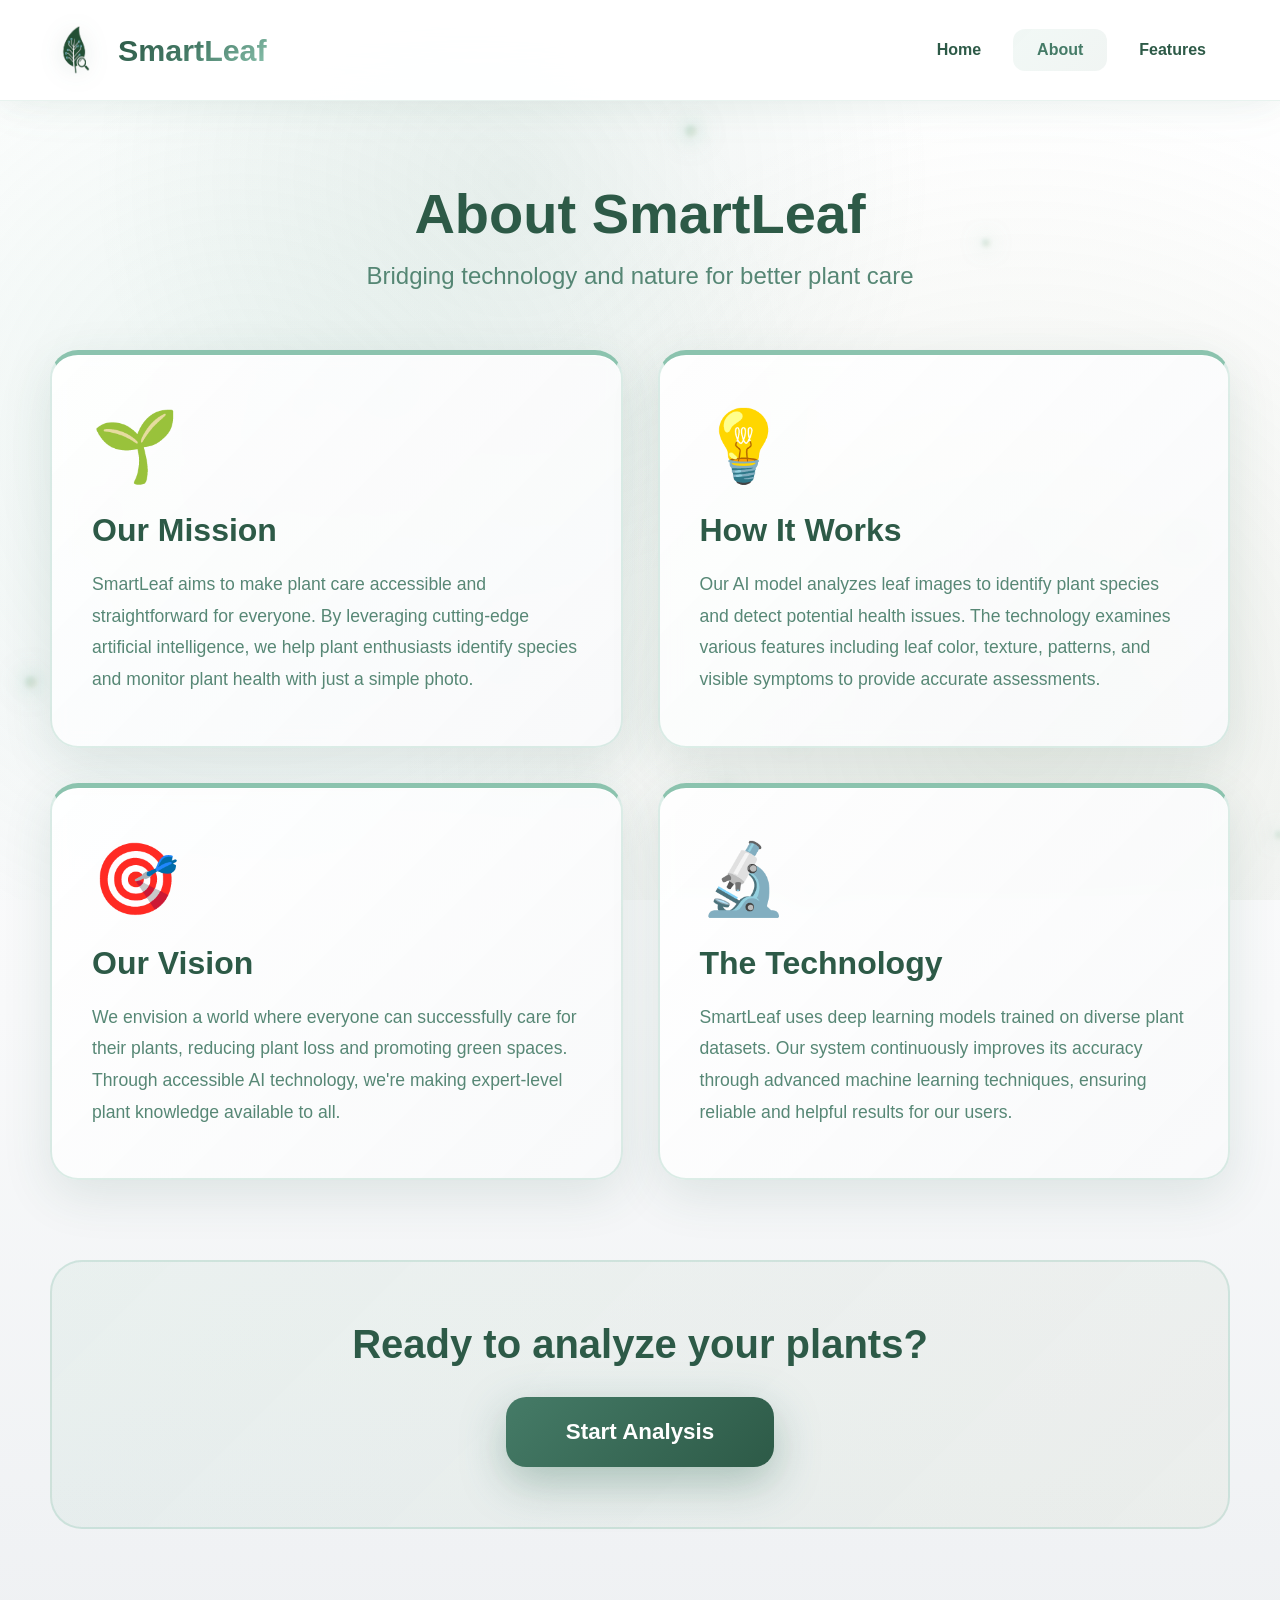
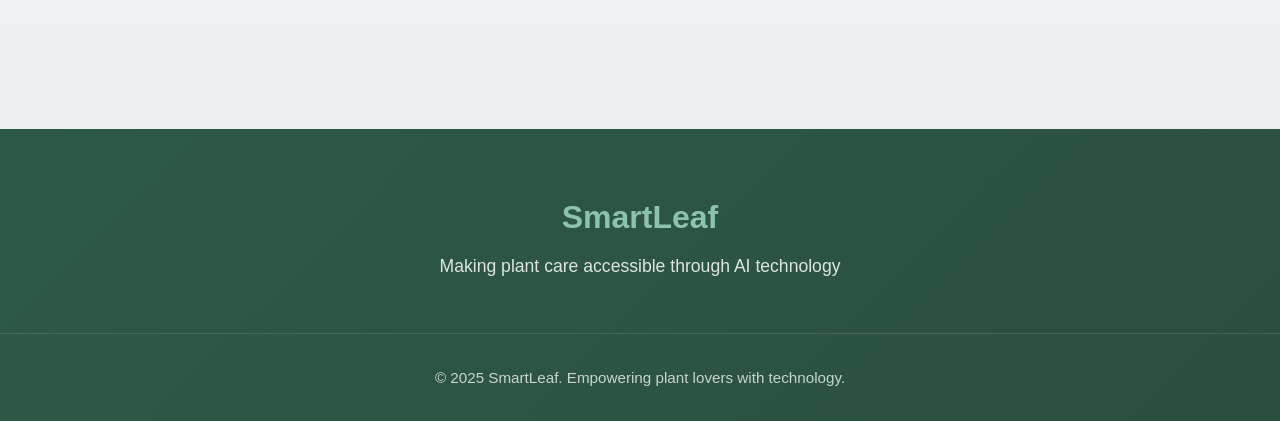
<file: about.html>
<!DOCTYPE html>
<html lang="en">
<head>
    <meta charset="UTF-8">
    <meta name="viewport" content="width=device-width, initial-scale=1.0">
    <title>About - SmartLeaf</title>
    <link rel="stylesheet" href="styles.css">
</head>
<body>
    <div id="tracker"></div>
    <div id="particles"></div>
    
    <header class="site-header">
        <div class="header-container">
            <div class="logo-section">
                <img src="logoo.png" alt="SmartLeaf Logo" class="logo-img">
                <span class="logo-text">SmartLeaf</span>
            </div>
            <nav class="nav-menu">
                <a href="index.html" class="nav-link">Home</a>
                <a href="about.html" class="nav-link active">About</a>
                <a href="features.html" class="nav-link">Features</a>
            </nav>
        </div>
    </header>

    <div class="container">
        <section class="page-hero">
            <h1 class="page-title">About SmartLeaf</h1>
            <p class="page-subtitle">Bridging technology and nature for better plant care</p>
        </section>

        <div class="about-grid">
            <div class="about-card">
                <div class="about-icon">🌱</div>
                <h2>Our Mission</h2>
                <p>SmartLeaf aims to make plant care accessible and straightforward for everyone. By leveraging cutting-edge artificial intelligence, we help plant enthusiasts identify species and monitor plant health with just a simple photo.</p>
            </div>

            <div class="about-card">
                <div class="about-icon">💡</div>
                <h2>How It Works</h2>
                <p>Our AI model analyzes leaf images to identify plant species and detect potential health issues. The technology examines various features including leaf color, texture, patterns, and visible symptoms to provide accurate assessments.</p>
            </div>

            <div class="about-card">
                <div class="about-icon">🎯</div>
                <h2>Our Vision</h2>
                <p>We envision a world where everyone can successfully care for their plants, reducing plant loss and promoting green spaces. Through accessible AI technology, we're making expert-level plant knowledge available to all.</p>
            </div>

            <div class="about-card">
                <div class="about-icon">🔬</div>
                <h2>The Technology</h2>
                <p>SmartLeaf uses deep learning models trained on diverse plant datasets. Our system continuously improves its accuracy through advanced machine learning techniques, ensuring reliable and helpful results for our users.</p>
            </div>
        </div>

        <div class="cta-section">
            <h2>Ready to analyze your plants?</h2>
            <a href="index.html" class="cta-button">Start Analysis</a>
        </div>
    </div>

    <footer class="site-footer">
        <div class="footer-content">
            <div class="footer-brand">
                <h3>SmartLeaf</h3>
                <p>Making plant care accessible through AI technology</p>
            </div>
        </div>
        <div class="footer-bottom">
            <p>© 2025 SmartLeaf. Empowering plant lovers with technology.</p>
        </div>
    </footer>

    <script src="script.js"></script>
</body>
</html>
</file>
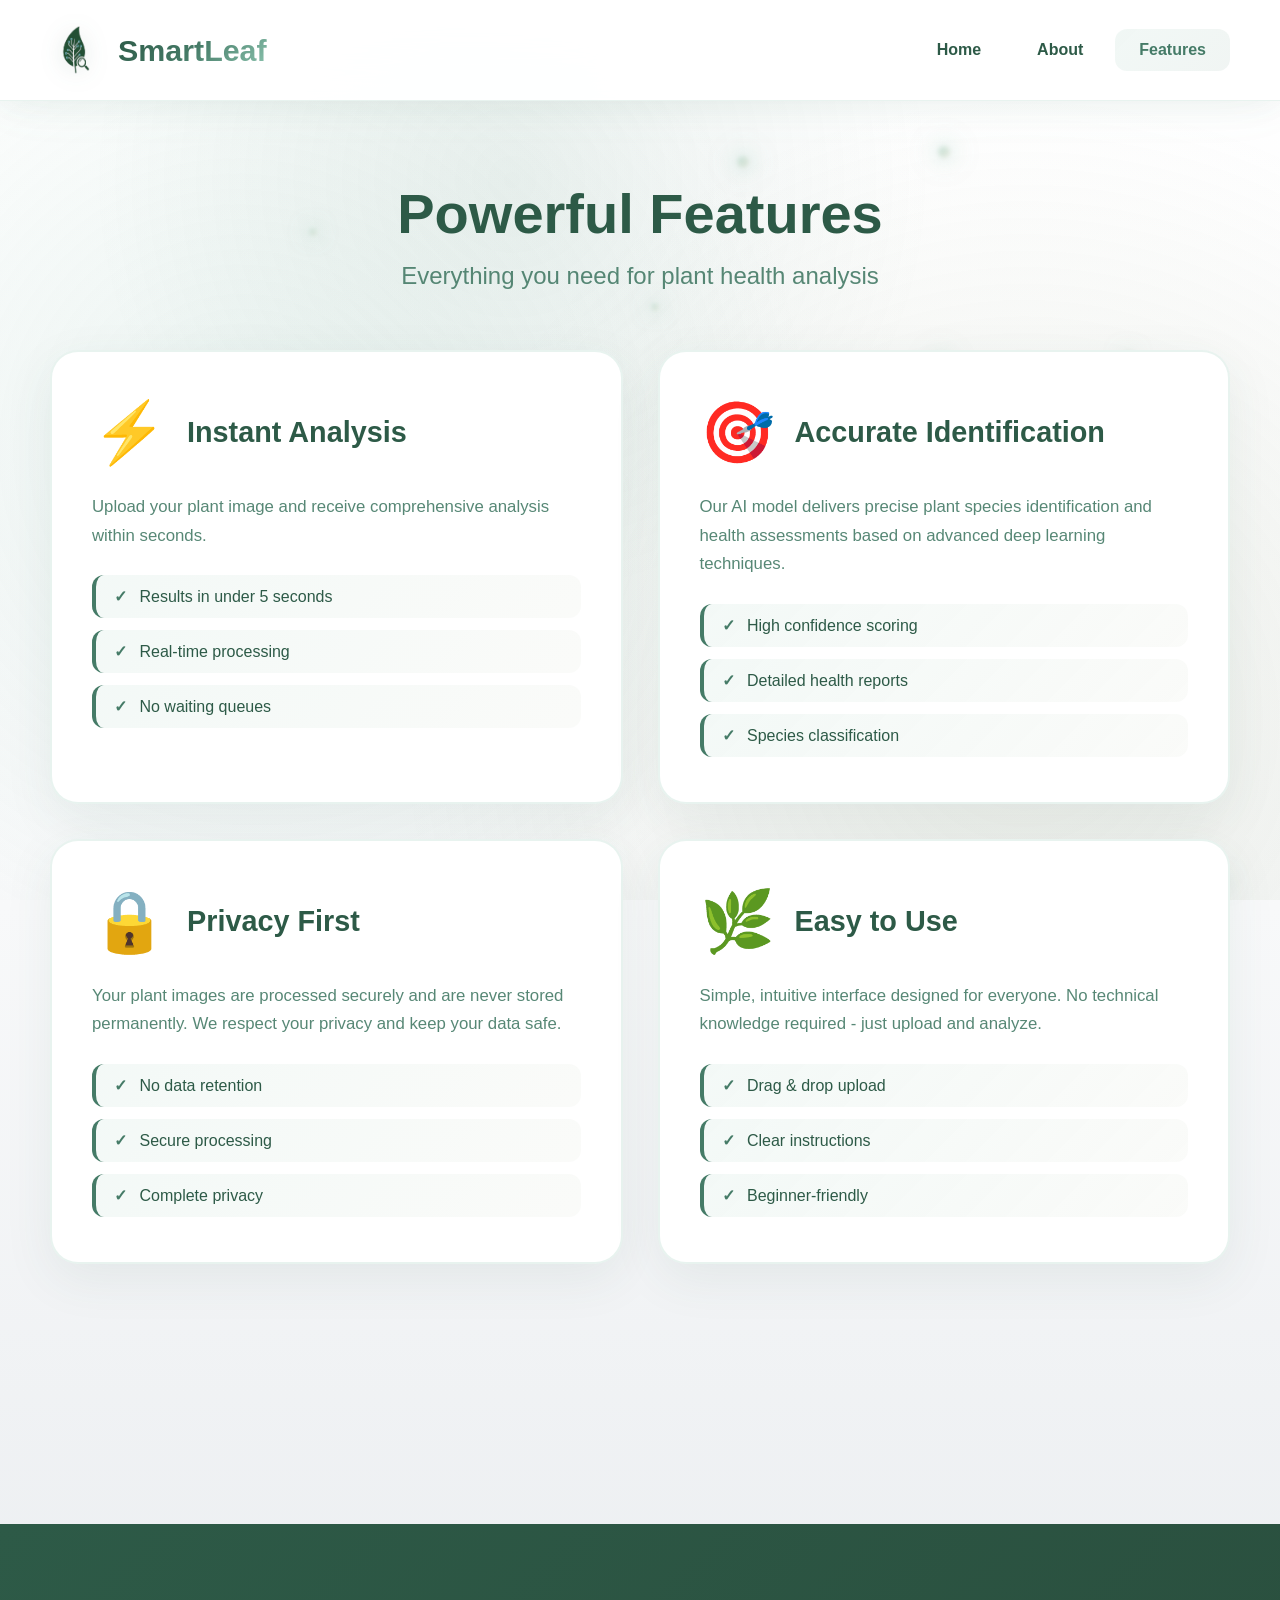
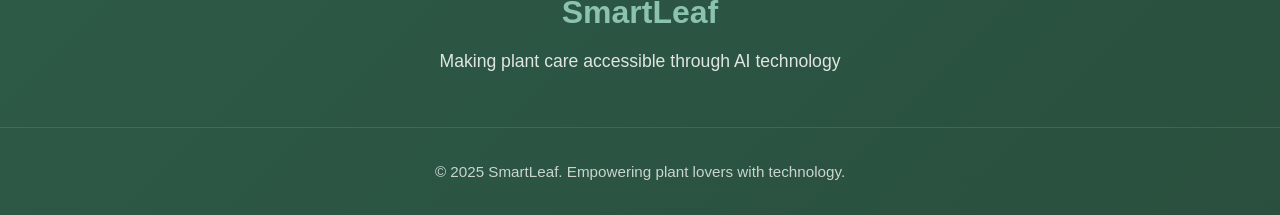
<file: features.html>
<!DOCTYPE html>
<html lang="en">
<head>
    <meta charset="UTF-8">
    <meta name="viewport" content="width=device-width, initial-scale=1.0">
    <title>Features - SmartLeaf</title>
    <link rel="stylesheet" href="styles.css">
</head>
<body>
    <div id="tracker"></div>
    <div id="particles"></div>
    
    <header class="site-header">
        <div class="header-container">
            <div class="logo-section">
                <img src="logoo.png" alt="SmartLeaf Logo" class="logo-img">
                <span class="logo-text">SmartLeaf</span>
            </div>
            <nav class="nav-menu">
                <a href="index.html" class="nav-link">Home</a>
                <a href="about.html" class="nav-link">About</a>
                <a href="features.html" class="nav-link active">Features</a>
            </nav>
        </div>
    </header>

    <div class="container">
        <section class="page-hero">
            <h1 class="page-title">Powerful Features</h1>
            <p class="page-subtitle">Everything you need for plant health analysis</p>
        </section>

        <div class="features-grid-page">
            <div class="feature-card-detailed">
                <div class="feature-header">
                    <div class="feature-icon-large">⚡</div>
                    <h2>Instant Analysis</h2>
                </div>
                <p>Upload your plant image and receive comprehensive analysis within seconds.</p>
                <ul class="feature-points">
                    <li>Results in under 5 seconds</li>
                    <li>Real-time processing</li>
                    <li>No waiting queues</li>
                </ul>
            </div>

            <div class="feature-card-detailed">
                <div class="feature-header">
                    <div class="feature-icon-large">🎯</div>
                    <h2>Accurate Identification</h2>
                </div>
                <p>Our AI model delivers precise plant species identification and health assessments based on advanced deep learning techniques.</p>
                <p>      </p>
                <ul class="feature-points">
                    <li>High confidence scoring</li>
                    <li>Detailed health reports</li>
                    <li>Species classification</li>
                </ul>
            </div>

            <div class="feature-card-detailed">
                <div class="feature-header">
                    <div class="feature-icon-large">🔒</div>
                    <h2>Privacy First</h2>
                </div>
                <p>Your plant images are processed securely and are never stored permanently. We respect your privacy and keep your data safe.</p>
                <ul class="feature-points">
                    <li>No data retention</li>
                    <li>Secure processing</li>
                    <li>Complete privacy</li>
                </ul>
            </div>

            <div class="feature-card-detailed">
                <div class="feature-header">
                    <div class="feature-icon-large">🌿</div>
                    <h2>Easy to Use</h2>
                </div>
                <p>Simple, intuitive interface designed for everyone. No technical knowledge required - just upload and analyze.</p>
                <ul class="feature-points">
                    <li>Drag & drop upload</li>
                    <li>Clear instructions</li>
                    <li>Beginner-friendly</li>
                </ul>
            </div>
        </div>
    </div>

    <footer class="site-footer">
        <div class="footer-content">
            <div class="footer-brand">
                <h3>SmartLeaf</h3>
                <p>Making plant care accessible through AI technology</p>
            </div>
        </div>
        <div class="footer-bottom">
            <p>© 2025 SmartLeaf. Empowering plant lovers with technology.</p>
        </div>
    </footer>

    <script src="script.js"></script>
</body>
</html>
</file>
<file: styles.css>
* {
    margin: 0;
    padding: 0;
    box-sizing: border-box;
}

:root {
    --color-primary: #457b67;
    --color-secondary: #2d5a47;
    --color-tertiary: #8BC3AE;
    --color-accent: #91a68d;
    --color-sage: #a3b18a;
    --color-dark: #3d3335;
    --color-bg: #f8f9fa;
}

body {
    font-family: 'Segoe UI', Tahoma, Geneva, Verdana, sans-serif;
    background: linear-gradient(180deg, #ffffff 0%, #f8f9fa 50%, #e9ecef 100%);
    min-height: 100vh;
    overflow-x: hidden;
    position: relative;
}

/*  Animated Gradient Background */
body::before {
    content: '';
    position: fixed;
    top: 0;
    left: 0;
    width: 100%;
    height: 100%;
    background: 
        radial-gradient(circle at 20% 50%, rgba(139, 195, 174, 0.15) 0%, transparent 50%),
        radial-gradient(circle at 80% 80%, rgba(163, 177, 138, 0.15) 0%, transparent 50%),
        radial-gradient(circle at 40% 20%, rgba(69, 123, 103, 0.1) 0%, transparent 40%);
    animation: gradientShift 15s ease infinite;
    pointer-events: none;
    z-index: 0;
}

@keyframes gradientShift {
    0%, 100% { 
        opacity: 1;
        transform: scale(1) rotate(0deg);
    }
    50% { 
        opacity: 0.8;
        transform: scale(1.1) rotate(5deg);
    }
}

/*  Enhanced Mouse Tracker with Glow */
#tracker {
    position: fixed;
    width: 450px;
    height: 450px;
    border-radius: 50%;
    background: radial-gradient(
        circle,
        rgba(139, 195, 174, 0.25) 0%,
        rgba(139, 195, 174, 0.15) 20%,
        rgba(69, 123, 103, 0.08) 40%,
        transparent 70%
    );
    pointer-events: none;
    transform: translate(-50%, -50%);
    transition: all 0.12s ease;
    z-index: 1;
    filter: blur(40px);
    mix-blend-mode: screen;
}

/*  Floating Orbs */
#particles {
    position: fixed;
    top: 0;
    left: 0;
    width: 100%;
    height: 100%;
    pointer-events: none;
    z-index: 1;
}

.particle {
    position: absolute;
    border-radius: 50%;
    background: linear-gradient(135deg, 
        rgba(139, 195, 174, 0.6) 0%, 
        rgba(163, 177, 138, 0.4) 100%);
    animation: orbFloat 6s infinite ease-in-out;
    box-shadow: 
        0 0 20px rgba(139, 195, 174, 0.5),
        0 0 40px rgba(139, 195, 174, 0.3),
        inset 0 0 10px rgba(255, 255, 255, 0.5);
    filter: blur(2px);
    transition: transform 0.3s ease, opacity 0.3s ease;
}

.particle:nth-child(odd) {
    width: 8px;
    height: 8px;
    animation-duration: 7s;
}

.particle:nth-child(even) {
    width: 12px;
    height: 12px;
    animation-duration: 9s;
}

@keyframes orbFloat {
    0%, 100% { 
        transform: translate(0, 0) scale(1);
        opacity: 0;
    }
    10% {
        opacity: 0.8;
    }
    50% { 
        transform: translate(100px, -120vh) scale(1.5);
        opacity: 1;
    }
    90% {
        opacity: 0.6;
    }
    100% { 
        transform: translate(200px, -140vh) scale(0.8);
        opacity: 0;
    }
}

/* Responsive Glow on Header */
.site-header {
    background: rgba(255, 255, 255, 0.95);
    backdrop-filter: blur(30px) saturate(180%);
    -webkit-backdrop-filter: blur(30px) saturate(180%);
    box-shadow: 
        0 2px 30px rgba(45, 90, 71, 0.08),
        0 0 60px rgba(139, 195, 174, 0.05);
    position: sticky;
    top: 0;
    z-index: 100;
    animation: slideDown 0.6s cubic-bezier(0.16, 1, 0.3, 1);
    border-bottom: 1px solid rgba(139, 195, 174, 0.2);
}

.header-container {
    max-width: 1400px;
    margin: 0 auto;
    padding: 24px 50px;
    display: flex;
    justify-content: space-between;
    align-items: center;
}

.logo-section {
    display: flex;
    align-items: center;
    gap: 16px;
}

.logo-img {
    width: 52px;
    height: 52px;
    filter: drop-shadow(0 4px 12px rgba(45, 90, 71, 0.15));
    transition: transform 0.4s cubic-bezier(0.34, 1.56, 0.64, 1);
}

.logo-img:hover {
    transform: scale(1.1) rotate(8deg);
}

.logo-text {
    font-size: 1.9em;
    font-weight: 700;
    background: linear-gradient(135deg, var(--color-secondary) 0%, var(--color-primary) 50%, var(--color-tertiary) 100%);
    -webkit-background-clip: text;
    -webkit-text-fill-color: transparent;
    background-clip: text;
}

.nav-menu {
    display: flex;
    gap: 8px;
}

.nav-link {
    color: var(--color-secondary);
    text-decoration: none;
    font-weight: 600;
    padding: 12px 24px;
    border-radius: 12px;
    transition: all 0.3s cubic-bezier(0.4, 0, 0.2, 1);
    position: relative;
}

.nav-link:hover,
.nav-link.active {
    color: var(--color-primary);
    background: linear-gradient(135deg, rgba(139, 195, 174, 0.12) 0%, rgba(69, 123, 103, 0.08) 100%);
}

.container {
    position: relative;
    z-index: 2;
    max-width: 1400px;
    margin: 0 auto;
    padding: 80px 50px;
}

/* Hero Section */
.hero-section {
    text-align: center;
    margin-bottom: 70px;
    animation: fadeInUp 0.8s cubic-bezier(0.16, 1, 0.3, 1);
}

.hero-title {
    font-size: 4em;
    font-weight: 800;
    background: linear-gradient(135deg, var(--color-secondary) 0%, var(--color-primary) 60%, var(--color-tertiary) 100%);
    -webkit-background-clip: text;
    -webkit-text-fill-color: transparent;
    background-clip: text;
    margin-bottom: 24px;
    line-height: 1.15;
    letter-spacing: -0.02em;
    transition: text-shadow 0.3s ease;
}

.hero-description {
    color: var(--color-secondary);
    font-size: 1.25em;
    max-width: 750px;
    margin: 0 auto;
    line-height: 1.7;
    opacity: 0.85;
    font-weight: 400;
}

/*  3D Card with Glass Effect */
.main-card {
    background: rgba(255, 255, 255, 0.85);
    backdrop-filter: blur(20px) saturate(180%);
    -webkit-backdrop-filter: blur(20px) saturate(180%);
    border-radius: 32px;
    padding: 60px;
    box-shadow: 
        0 20px 60px rgba(45, 90, 71, 0.15),
        0 8px 16px rgba(45, 90, 71, 0.08),
        inset 0 1px 0 rgba(255, 255, 255, 0.8);
    border: 1px solid rgba(255, 255, 255, 0.6);
    animation: fadeInUp 0.8s cubic-bezier(0.16, 1, 0.3, 1) 0.15s backwards;
    transition: all 0.5s cubic-bezier(0.34, 1.56, 0.64, 1);
    position: relative;
    overflow: hidden;
    transform-style: preserve-3d;
}

.main-card::before {
    content: '';
    position: absolute;
    top: 0;
    left: 0;
    right: 0;
    height: 5px;
    background: linear-gradient(
        90deg, 
        var(--color-tertiary) 0%, 
        var(--color-primary) 50%, 
        var(--color-secondary) 100%
    );
    background-size: 200% 100%;
    animation: gradientSlide 3s ease infinite;
}

@keyframes gradientSlide {
    0%, 100% { background-position: 0% 50%; }
    50% { background-position: 100% 50%; }
}

.main-card:hover {
    transform: translateY(-8px) rotateX(2deg);
    box-shadow: 
        0 35px 90px rgba(45, 90, 71, 0.25),
        0 15px 30px rgba(45, 90, 71, 0.15),
        inset 0 1px 0 rgba(255, 255, 255, 1);
}

/* Epic Upload Area with Holographic Effect */
.upload-area {
    border: 3px dashed transparent;
    border-radius: 28px;
    padding: 50px 35px;
    text-align: center;
    background: 
        linear-gradient(white, white) padding-box,
        linear-gradient(135deg, 
            rgba(139, 195, 174, 0.6) 0%,
            rgba(163, 177, 138, 0.6) 50%,
            rgba(139, 195, 174, 0.6) 100%
        ) border-box;
    cursor: pointer;
    transition: all 0.5s cubic-bezier(0.34, 1.56, 0.64, 1);
    position: relative;
    overflow: hidden;
    backdrop-filter: blur(10px);
}

.upload-area::before {
    content: '';
    position: absolute;
    top: -50%;
    left: -50%;
    width: 200%;
    height: 200%;
    background: conic-gradient(
        from 0deg,
        transparent 0deg,
        rgba(139, 195, 174, 0.4) 90deg,
        transparent 180deg,
        rgba(163, 177, 138, 0.4) 270deg,
        transparent 360deg
    );
    animation: rotate 6s linear infinite;
    opacity: 0;
    transition: opacity 0.5s;
}

.upload-area::after {
    content: '';
    position: absolute;
    inset: 3px;
    background: linear-gradient(135deg, 
        rgba(255, 255, 255, 0.9) 0%, 
        rgba(248, 249, 250, 0.95) 100%);
    border-radius: 25px;
    z-index: 0;
}

.upload-area:hover::before {
    opacity: 1;
}

.upload-area:hover {
    transform: scale(1.02) translateY(-5px);
    box-shadow: 
        0 20px 60px rgba(69, 123, 103, 0.25),
        0 0 80px rgba(139, 195, 174, 0.3);
}

.upload-area > * {
    position: relative;
    z-index: 1;
}

@keyframes rotate {
    to { transform: rotate(360deg); }
}

/* Sparkle Effect for Upload Icon */
.upload-icon {
    font-size: 70px;
    margin-bottom: 20px;
    animation: smoothFloat 3s ease-in-out infinite, sparkle 2s ease-in-out infinite;
    position: relative;
    z-index: 1;
}

@keyframes smoothFloat {
    0%, 100% { 
        transform: translateY(0) scale(1); 
    }
    50% { 
        transform: translateY(-12px) scale(1.05); 
    }
}

@keyframes sparkle {
    0%, 100% {
        filter: drop-shadow(0 8px 20px rgba(69, 123, 103, 0.2));
    }
    50% {
        filter: 
            drop-shadow(0 8px 20px rgba(69, 123, 103, 0.5))
            drop-shadow(0 0 30px rgba(139, 195, 174, 0.8))
            drop-shadow(0 0 50px rgba(139, 195, 174, 0.4));
    }
}

.upload-text {
    color: var(--color-secondary);
    font-size: 1.5em;
    margin-bottom: 10px;
    font-weight: 700;
    position: relative;
    z-index: 1;
}

.upload-hint {
    color: var(--color-primary);
    font-size: 1.15em;
    margin-bottom: 12px;
    position: relative;
    z-index: 1;
}

.supported-formats {
    color: var(--color-sage);
    font-size: 0.95em;
    margin-top: 20px;
    padding: 10px 24px;
    background: rgba(163, 177, 138, 0.1);
    border-radius: 20px;
    display: inline-block;
    position: relative;
    z-index: 1;
}

#fileInput {
    display: none;
}

/* Preview Container */
.preview-container {
    display: none;
    margin-top: 50px;
    animation: fadeIn 0.6s ease;
}

.preview-container.active {
    display: block;
}

.image-wrapper {
    position: relative;
    border-radius: 28px;
    overflow: hidden;
    margin-bottom: 35px;
    box-shadow: 0 20px 60px rgba(45, 90, 71, 0.15);
    border: 3px solid var(--color-tertiary);
    background: linear-gradient(135deg, #f8f9fa 0%, #ffffff 100%);
}

.image-preview {
    width: 100%;
    max-height: 550px;
    object-fit: contain;
    display: block;
}

/* Magnetic Analyze Button */
.analyze-btn {
    width: 100%;
    padding: 24px;
    background: linear-gradient(135deg, 
        var(--color-primary) 0%, 
        var(--color-secondary) 100%);
    color: white;
    border: none;
    border-radius: 20px;
    font-size: 1.35em;
    font-weight: 700;
    cursor: pointer;
    transition: all 0.5s cubic-bezier(0.34, 1.56, 0.64, 1);
    box-shadow: 
        0 12px 40px rgba(69, 123, 103, 0.35),
        0 0 0 0 rgba(139, 195, 174, 0.5);
    position: relative;
    overflow: hidden;
    display: flex;
    align-items: center;
    justify-content: center;
    gap: 14px;
    animation: pulse 2s ease-in-out infinite;
}

@keyframes pulse {
    0%, 100% {
        box-shadow: 
            0 12px 40px rgba(69, 123, 103, 0.35),
            0 0 0 0 rgba(139, 195, 174, 0.5);
    }
    50% {
        box-shadow: 
            0 12px 40px rgba(69, 123, 103, 0.35),
            0 0 0 15px rgba(139, 195, 174, 0);
    }
}

.analyze-btn::before {
    content: '';
    position: absolute;
    inset: 0;
    background: linear-gradient(135deg,
        rgba(255, 255, 255, 0) 0%,
        rgba(255, 255, 255, 0.2) 50%,
        rgba(255, 255, 255, 0) 100%);
    transform: translateX(-100%);
    transition: transform 0.6s;
}

.analyze-btn:hover::before {
    transform: translateX(100%);
}

.analyze-btn:hover {
    transform: translateY(-8px) scale(1.02);
    box-shadow: 
        0 20px 60px rgba(69, 123, 103, 0.5),
        0 0 60px rgba(139, 195, 174, 0.4),
        0 0 100px rgba(139, 195, 174, 0.2);
}

.analyze-btn:active {
    transform: translateY(-4px) scale(0.98);
}

.btn-icon {
    font-size: 1.2em;
}

/* Loading */
.loading {
    display: none;
    text-align: center;
    margin-top: 50px;
    padding: 50px;
}

.loading.active {
    display: block;
}

.loader-wrapper {
    position: relative;
    display: inline-block;
    margin-bottom: 30px;
}

/* Glowing Loader */
.loader {
    width: 80px;
    height: 80px;
    border: 6px solid rgba(139, 195, 174, 0.2);
    border-top-color: var(--color-primary);
    border-right-color: var(--color-tertiary);
    border-bottom-color: var(--color-sage);
    border-radius: 50%;
    animation: spin 1.2s cubic-bezier(0.5, 0, 0.5, 1) infinite;
    box-shadow: 
        0 0 30px rgba(139, 195, 174, 0.5),
        0 0 60px rgba(139, 195, 174, 0.3),
        inset 0 0 20px rgba(139, 195, 174, 0.2);
}

@keyframes spin {
    to { 
        transform: rotate(360deg);
        filter: hue-rotate(360deg);
    }
}

.loading-text {
    color: var(--color-secondary);
    font-size: 1.4em;
    font-weight: 700;
    margin-bottom: 10px;
}

.loading-subtext {
    color: var(--color-sage);
    font-size: 1em;
}

/* Results */
.results-container {
    display: none;
    margin-top: 50px;
    animation: fadeIn 0.7s ease;
}

.results-container.active {
    display: block;
}

.results-header {
    display: flex;
    justify-content: space-between;
    align-items: center;
    margin-bottom: 35px;
    padding-bottom: 25px;
    border-bottom: 3px solid var(--color-tertiary);
}

.results-header h2 {
    color: var(--color-secondary);
    font-size: 2.2em;
    font-weight: 800;
}

.results-badge {
    background: linear-gradient(135deg, var(--color-primary) 0%, var(--color-tertiary) 100%);
    color: white;
    padding: 10px 28px;
    border-radius: 25px;
    font-size: 0.95em;
    font-weight: 700;
    box-shadow: 0 6px 20px rgba(69, 123, 103, 0.35);
}

.results-grid {
    display: grid;
    grid-template-columns: repeat(auto-fit, minmax(280px, 1fr));
    gap: 28px;
    margin-bottom: 50px;
}

/*  Result Cards with 3D Effect */
.result-card {
    background: linear-gradient(135deg, 
        rgba(255, 255, 255, 0.9) 0%, 
        rgba(248, 249, 250, 0.95) 100%);
    backdrop-filter: blur(10px);
    border: 2px solid rgba(139, 195, 174, 0.3);
    border-radius: 24px;
    padding: 40px 35px;
    text-align: center;
    transition: all 0.5s cubic-bezier(0.34, 1.56, 0.64, 1);
    position: relative;
    overflow: hidden;
    transform-style: preserve-3d;
}

.result-card::before {
    content: '';
    position: absolute;
    top: 0;
    left: 0;
    right: 0;
    height: 5px;
    background: linear-gradient(90deg, 
        var(--color-tertiary), 
        var(--color-primary),
        var(--color-tertiary));
    background-size: 200% 100%;
    animation: gradientSlide 3s ease infinite;
}

.result-card::after {
    content: '';
    position: absolute;
    top: 50%;
    left: 50%;
    width: 0;
    height: 0;
    border-radius: 50%;
    background: radial-gradient(
        circle,
        rgba(139, 195, 174, 0.3) 0%,
        transparent 70%
    );
    transform: translate(-50%, -50%);
    transition: width 0.6s, height 0.6s;
    opacity: 0;
}

.result-card:hover::after {
    width: 400px;
    height: 400px;
    opacity: 1;
}

.result-card:hover {
    transform: translateY(-15px) scale(1.05) rotateX(5deg);
    box-shadow: 
        0 25px 60px rgba(69, 123, 103, 0.3),
        0 0 40px rgba(139, 195, 174, 0.2);
    border-color: var(--color-primary);
}

.result-icon {
    font-size: 60px;
    margin-bottom: 22px;
    filter: drop-shadow(0 8px 20px rgba(69, 123, 103, 0.3));
    animation: iconBounce 2s ease-in-out infinite;
}

@keyframes iconBounce {
    0%, 100% { transform: translateY(0) scale(1); }
    50% { transform: translateY(-10px) scale(1.1); }
}

.result-label {
    color: var(--color-primary);
    font-size: 1.05em;
    margin-bottom: 14px;
    font-weight: 700;
    text-transform: uppercase;
    letter-spacing: 1.5px;
}

.result-value {
    color: var(--color-secondary);
    font-size: 2em;
    font-weight: 800;
}

/* Recommendations */
.recommendations {
    background: linear-gradient(135deg, 
        rgba(163, 177, 138, 0.08) 0%, 
        rgba(139, 195, 174, 0.06) 100%);
    border-radius: 24px;
    padding: 40px;
    border: 2px solid rgba(163, 177, 138, 0.3);
}

.recommendations h3 {
    color: var(--color-secondary);
    font-size: 1.7em;
    margin-bottom: 25px;
    font-weight: 700;
}

.recommendations-list {
    display: grid;
    gap: 18px;
}

.tip-item {
    display: flex;
    align-items: center;
    gap: 18px;
    color: var(--color-secondary);
    font-size: 1.08em;
    padding: 18px 24px;
    background: rgba(255, 255, 255, 0.8);
    border-radius: 16px;
    border-left: 5px solid var(--color-primary);
    transition: all 0.3s ease;
    font-weight: 500;
}

.tip-item:hover {
    background: rgba(255, 255, 255, 1);
    transform: translateX(8px);
    box-shadow: 0 8px 25px rgba(69, 123, 103, 0.12);
}

.tip-icon {
    font-size: 1.6em;
    flex-shrink: 0;
}

/* Actions */
.actions-container {
    text-align: center;
    margin-top: 35px;
}

.reset-btn {
    padding: 18px 50px;
    background: linear-gradient(135deg, rgba(139, 195, 174, 0.12) 0%, rgba(163, 177, 138, 0.1) 100%);
    color: var(--color-secondary);
    border: 2px solid var(--color-primary);
    border-radius: 18px;
    font-size: 1.15em;
    font-weight: 700;
    cursor: pointer;
    transition: all 0.3s cubic-bezier(0.4, 0, 0.2, 1);
    display: none;
    gap: 12px;
    align-items: center;
}

.reset-btn.active {
    display: inline-flex;
}

.reset-btn:hover {
    background: linear-gradient(135deg, rgba(139, 195, 174, 0.2) 0%, rgba(163, 177, 138, 0.15) 100%);
    transform: translateY(-4px);
    box-shadow: 0 10px 30px rgba(69, 123, 103, 0.25);
}

/* 🎯 Feature Badges with Hover Magic */
.quick-features {
    display: flex;
    justify-content: center;
    gap: 30px;
    margin-top: 60px;
    flex-wrap: wrap;
}

.feature-badge {
    display: flex;
    align-items: center;
    gap: 12px;
    background: linear-gradient(135deg,
        rgba(255, 255, 255, 0.9) 0%,
        rgba(248, 249, 250, 0.95) 100%);
    backdrop-filter: blur(10px);
    padding: 18px 32px;
    border-radius: 20px;
    box-shadow: 
        0 8px 30px rgba(45, 90, 71, 0.12),
        inset 0 1px 0 rgba(255, 255, 255, 0.8);
    border: 1px solid rgba(139, 195, 174, 0.3);
    transition: all 0.4s cubic-bezier(0.34, 1.56, 0.64, 1);
    font-weight: 700;
    color: var(--color-secondary);
    font-size: 1.1em;
    position: relative;
    overflow: hidden;
}

.feature-badge::before {
    content: '';
    position: absolute;
    top: 50%;
    left: 50%;
    width: 0;
    height: 0;
    background: radial-gradient(
        circle,
        rgba(139, 195, 174, 0.3) 0%,
        transparent 70%
    );
    transform: translate(-50%, -50%);
    transition: width 0.5s, height 0.5s;
}

.feature-badge:hover::before {
    width: 300px;
    height: 300px;
}

.feature-badge:hover {
    transform: translateY(-8px) scale(1.05);
    box-shadow: 
        0 20px 50px rgba(45, 90, 71, 0.25),
        0 0 40px rgba(139, 195, 174, 0.3),
        inset 0 1px 0 rgba(255, 255, 255, 1);
    border-color: var(--color-primary);
}

.badge-icon {
    font-size: 2em;
    filter: drop-shadow(0 4px 12px rgba(69, 123, 103, 0.3));
    transition: transform 0.4s cubic-bezier(0.34, 1.56, 0.64, 1);
}

.feature-badge:hover .badge-icon {
    transform: scale(1.3) rotate(10deg);
}

/* Page Hero (About & Features) */
.page-hero {
    text-align: center;
    margin-bottom: 60px;
    animation: fadeInUp 0.8s ease;
}

.page-title {
    font-size: 3.5em;
    font-weight: 800;
    color: var(--color-secondary);
    margin-bottom: 16px;
}

.page-subtitle {
    font-size: 1.5em;
    color: var(--color-primary);
    opacity: 0.9;
}

/* 🎪 About Cards Enhanced */
.about-grid {
    display: grid;
    grid-template-columns: repeat(auto-fit, minmax(500px, 1fr));
    gap: 35px;
    margin-bottom: 60px;
}

.about-card {
    background: linear-gradient(135deg,
        rgba(255, 255, 255, 0.9) 0%,
        rgba(248, 249, 250, 0.95) 100%);
    backdrop-filter: blur(10px);
    border-radius: 28px;
    padding: 50px 40px;
    box-shadow: 
        0 15px 50px rgba(45, 90, 71, 0.12),
        inset 0 1px 0 rgba(255, 255, 255, 0.8);
    border: 2px solid rgba(139, 195, 174, 0.3);
    transition: all 0.5s cubic-bezier(0.34, 1.56, 0.64, 1);
    border-top: 5px solid var(--color-tertiary);
    position: relative;
    overflow: hidden;
}

.about-card::before {
    content: '';
    position: absolute;
    top: 0;
    left: -100%;
    width: 100%;
    height: 100%;
    background: linear-gradient(90deg,
        transparent 0%,
        rgba(139, 195, 174, 0.2) 50%,
        transparent 100%);
    transition: left 0.6s;
}

.about-card:hover::before {
    left: 100%;
}

.about-card:hover {
    transform: translateY(-15px) scale(1.02);
    box-shadow: 
        0 30px 80px rgba(45, 90, 71, 0.25),
        0 0 60px rgba(139, 195, 174, 0.2),
        inset 0 1px 0 rgba(255, 255, 255, 1);
    border-top-color: var(--color-primary);
}

.about-icon {
    font-size: 70px;
    margin-bottom: 25px;
}

.about-card h2 {
    color: var(--color-secondary);
    font-size: 2em;
    margin-bottom: 20px;
    font-weight: 700;
}

.about-card p {
    color: var(--color-primary);
    font-size: 1.1em;
    line-height: 1.8;
    opacity: 0.9;
}

/* Features Grid Page */
.features-grid-page {
    display: grid;
    grid-template-columns: repeat(auto-fit, minmax(450px, 1fr));
    gap: 35px;
    margin-bottom: 60px;
}

.feature-card-detailed {
    background: white;
    border-radius: 28px;
    padding: 45px 40px;
    box-shadow: 0 15px 50px rgba(45, 90, 71, 0.08);
    border: 2px solid rgba(139, 195, 174, 0.2);
    transition: all 0.4s ease;
    position: relative;
    overflow: hidden;
}

.feature-card-detailed::before {
    content: '';
    position: absolute;
    top: 0;
    left: 0;
    right: 0;
    height: 4px;
    background: linear-gradient(90deg, var(--color-tertiary), var(--color-primary));
    transform: scaleX(0);
    transition: transform 0.4s ease;
}

.feature-card-detailed:hover::before {
    transform: scaleX(1);
}

.feature-card-detailed:hover {
    transform: translateY(-10px);
    box-shadow: 0 25px 70px rgba(45, 90, 71, 0.15);
    border-color: var(--color-primary);
}

.feature-header {
    display: flex;
    align-items: center;
    gap: 20px;
    margin-bottom: 25px;
}

.feature-icon-large {
    font-size: 60px;
}

.feature-card-detailed h2 {
    color: var(--color-secondary);
    font-size: 1.8em;
    font-weight: 700;
}

.feature-card-detailed p {
    color: var(--color-primary);
    font-size: 1.05em;
    line-height: 1.7;
    margin-bottom: 25px;
    opacity: 0.9;
}

.feature-points {
    list-style: none;
    display: grid;
    gap: 12px;
}

.feature-points li {
    color: var(--color-secondary);
    padding: 12px 18px;
    background: linear-gradient(135deg, rgba(139, 195, 174, 0.1) 0%, rgba(163, 177, 138, 0.05) 100%);
    border-radius: 12px;
    border-left: 4px solid var(--color-primary);
    font-weight: 500;
    transition: all 0.3s ease;
}

.feature-points li:hover {
    transform: translateX(8px);
    background: linear-gradient(135deg, rgba(139, 195, 174, 0.15) 0%, rgba(163, 177, 138, 0.08) 100%);
}

.feature-points li::before {
    content: '✓ ';
    color: var(--color-primary);
    font-weight: 700;
    margin-right: 8px;
}

/* CTA Section */
.cta-section {
    text-align: center;
    margin-top: 80px;
    padding: 60px 40px;
    background: linear-gradient(135deg, rgba(139, 195, 174, 0.1) 0%, rgba(163, 177, 138, 0.08) 100%);
    border-radius: 32px;
    border: 2px solid rgba(139, 195, 174, 0.3);
}

.cta-section h2 {
    color: var(--color-secondary);
    font-size: 2.5em;
    margin-bottom: 30px;
    font-weight: 800;
}

.cta-button {
    display: inline-block;
    padding: 22px 60px;
    background: linear-gradient(135deg, var(--color-primary) 0%, var(--color-secondary) 100%);
    color: white;
    text-decoration: none;
    font-size: 1.4em;
    font-weight: 700;
    border-radius: 20px;
    box-shadow: 0 15px 45px rgba(69, 123, 103, 0.4);
    transition: all 0.4s ease;
}

.cta-button:hover {
    transform: translateY(-6px);
    box-shadow: 0 20px 60px rgba(69, 123, 103, 0.5);
}

/* Footer */
.site-footer {
    background: linear-gradient(135deg, var(--color-secondary) 0%, #2a4f3e 100%);
    color: white;
    margin-top: 120px;
    padding: 70px 0 35px;
}

.footer-content {
    max-width: 1400px;
    margin: 0 auto;
    padding: 0 50px;
    margin-bottom: 50px;
}

.footer-brand {
    text-align: center;
    max-width: 600px;
    margin: 0 auto;
}

.footer-logo {
    width: 70px;
    height: 70px;
    margin-bottom: 20px;
    filter: brightness(0) invert(1) drop-shadow(0 4px 12px rgba(255, 255, 255, 0.2));
}

.footer-brand h3 {
    font-size: 2em;
    color: var(--color-tertiary);
    margin-bottom: 15px;
    font-weight: 700;
}

.footer-brand p {
    opacity: 0.85;
    line-height: 1.8;
    font-size: 1.1em;
}

.footer-bottom {
    text-align: center;
    padding-top: 35px;
    border-top: 1px solid rgba(255, 255, 255, 0.15);
    opacity: 0.75;
    font-size: 0.95em;
}

/* Animations */
@keyframes slideDown {
    from {
        opacity: 0;
        transform: translateY(-100%);
    }
    to {
        opacity: 1;
        transform: translateY(0);
    }
}

@keyframes fadeInUp {
    from {
        opacity: 0;
        transform: translateY(40px);
    }
    to {
        opacity: 1;
        transform: translateY(0);
    }
}

@keyframes fadeIn {
    from { opacity: 0; }
    to { opacity: 1; }
}

/* Custom Animations for Interactive Elements */
@keyframes trailFade {
    to {
        opacity: 0;
        transform: translate(-50%, -50%) scale(0);
    }
}

@keyframes rippleExpand {
    to {
        width: 100px;
        height: 100px;
        opacity: 0;
    }
}

@keyframes shake {
    0%, 100% { transform: translateX(0); }
    25% { transform: translateX(-10px); }
    75% { transform: translateX(10px); }
}

@keyframes confettiFall {
    to {
        transform: translateY(100vh) rotate(720deg);
        opacity: 0;
    }
}

/* Responsive */
@media (max-width: 1024px) {
    .about-grid,
    .features-grid-page {
        grid-template-columns: 1fr;
    }
}

@media (max-width: 768px) {
    .hero-title {
        font-size: 2.5em;
    }
    
    .main-card {
        padding: 35px 25px;
    }
    
    .header-container {
        padding: 20px 25px;
        flex-direction: column;
        gap: 20px;
    }
    
    .nav-menu {
        gap: 5px;
    }
    
    .nav-link {
        padding: 10px 16px;
        font-size: 0.9em;
    }
    
    .results-grid {
        grid-template-columns: 1fr;
    }
    
    .quick-features {
        flex-direction: column;
        align-items: center;
    }
}
</file>
